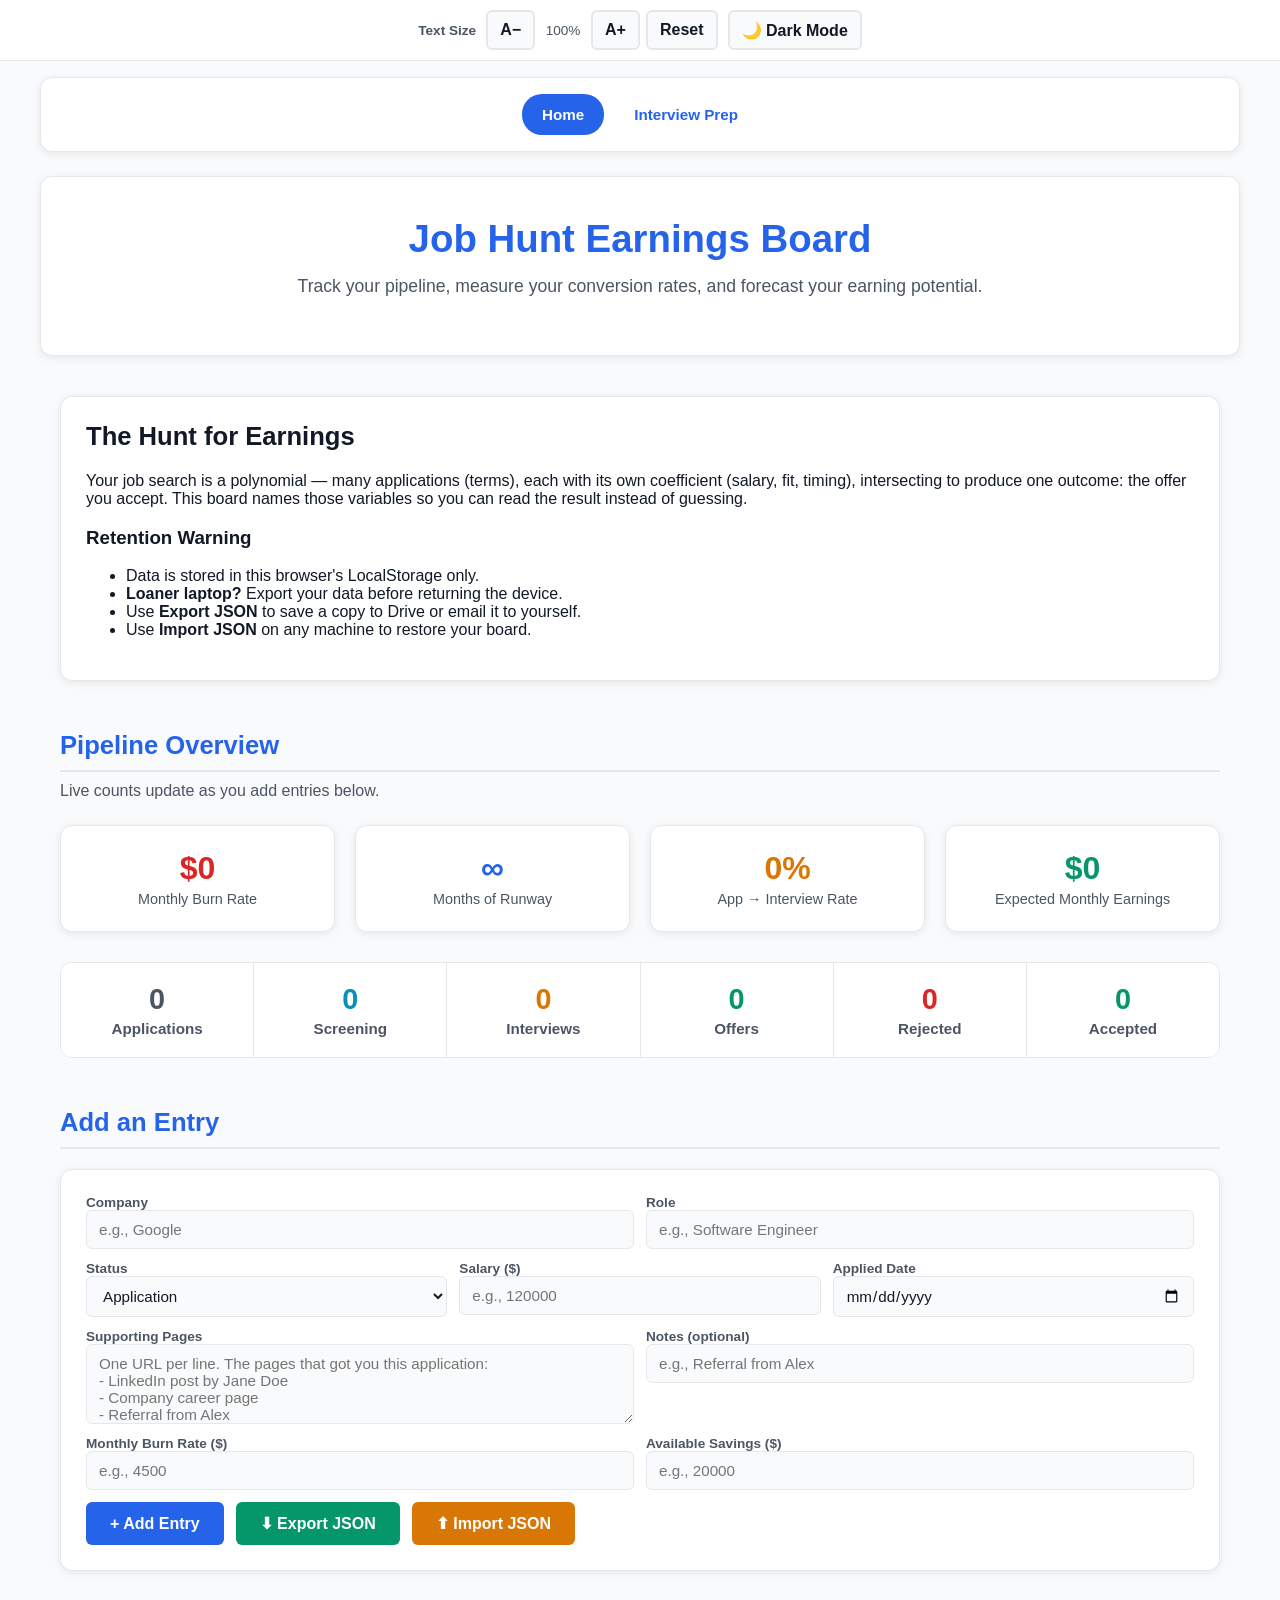
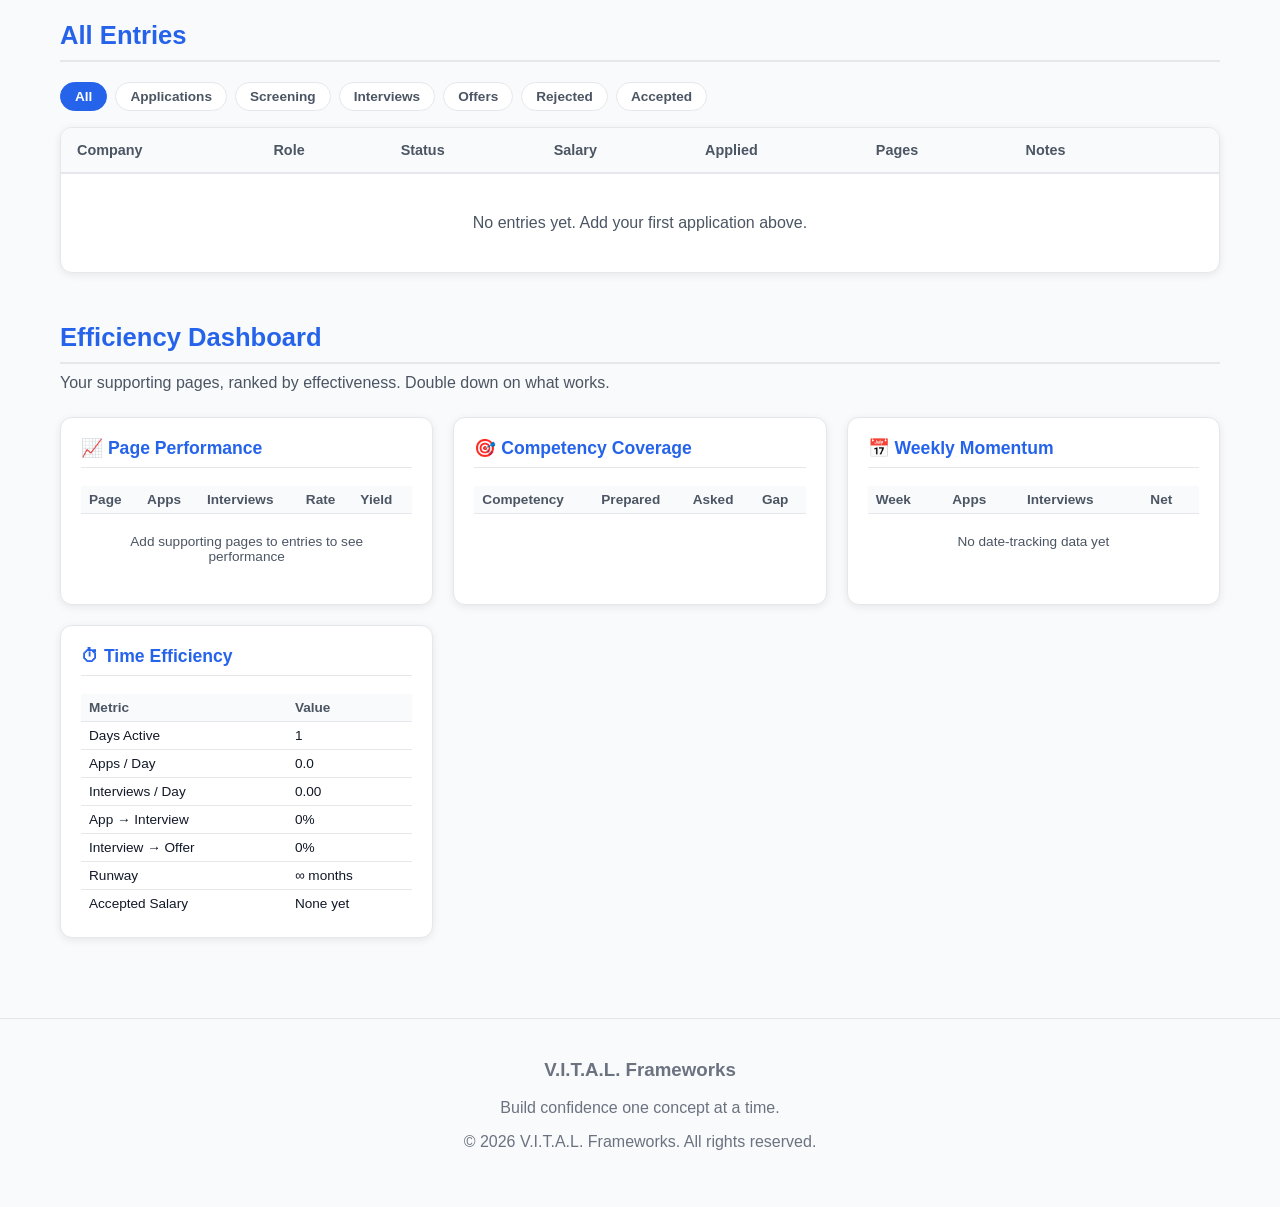
<file: index.html>
<!DOCTYPE html>
<html lang="en">
<head>
<meta charset="UTF-8">
<meta name="viewport" content="width=device-width, initial-scale=1.0">
<title>Job Hunt Earnings Board | V.I.T.A.L. Frameworks</title>
<meta name="description" content="Track your job search pipeline — applications, interviews, offers, and projected earnings.">
<link rel="stylesheet" href="styles.css">
</head>
<body>

<a href="#main-content" class="skip-link">Skip to main content</a>

<div class="a11y-bar" role="toolbar" aria-label="Display and accessibility settings">
    <div class="a11y-group" role="group" aria-label="Text size controls">
        <span class="a11y-label" id="font-label">Text Size</span>
        <button type="button" class="a11y-btn" id="font-decrease" aria-label="Decrease text size">A−</button>
        <span id="font-level-display" aria-live="polite" aria-describedby="font-label">100%</span>
        <button type="button" class="a11y-btn" id="font-increase" aria-label="Increase text size">A+</button>
        <button type="button" class="a11y-btn" id="font-reset" aria-label="Reset text size to 100 percent">Reset</button>
    </div>
    <div class="a11y-group">
        <button type="button" class="a11y-btn" id="theme-toggle" aria-pressed="false" aria-label="Toggle dark mode">🌙 Dark Mode</button>
    </div>
</div>

<div id="site-nav" class="site-nav" aria-label="Primary"></div>
<script src="nav.js"></script>

<header class="hero">
<h1>Job Hunt Earnings Board</h1>
<p>Track your pipeline, measure your conversion rates, and forecast your earning potential.</p>
</header>

<main class="container" id="main-content">

<section class="progress-box" aria-labelledby="goal-heading">
<h2 id="goal-heading">The Hunt for Earnings</h2>
<p>
Your job search is a polynomial — many applications (terms), each with its own coefficient (salary, fit, timing), intersecting to produce one outcome: the offer you accept. This board names those variables so you can read the result instead of guessing.
</p>
<h3>Retention Warning</h3>
<ul>
<li>Data is stored in this browser's LocalStorage only.</li>
<li><strong>Loaner laptop?</strong> Export your data before returning the device.</li>
<li>Use <strong>Export JSON</strong> to save a copy to Drive or email it to yourself.</li>
<li>Use <strong>Import JSON</strong> on any machine to restore your board.</li>
</ul>
</section>

<h2 class="section-heading" id="pipeline-heading">Pipeline Overview</h2>
<p class="section-intro">Live counts update as you add entries below.</p>

<div class="stats-row" id="stats-row">
    <div class="stat-card red"><div class="stat-value" id="burn-value">$0</div><div class="stat-label">Monthly Burn Rate</div></div>
    <div class="stat-card red"><div class="stat-value" id="runway-value">--</div><div class="stat-label">Months of Runway</div></div>
    <div class="stat-card orange"><div class="stat-value" id="conversion-value">0%</div><div class="stat-label">App → Interview Rate</div></div>
    <div class="stat-card green"><div class="stat-value" id="expected-value">$0</div><div class="stat-label">Expected Monthly Earnings</div></div>
</div>
<div class="pipeline" id="pipeline"></div>

<h2 class="section-heading" id="entry-heading">Add an Entry</h2>

<div class="add-form">
<form id="add-form">
<div class="form-row">
<label>Company<input type="text" id="f-company" required placeholder="e.g., Google"></label>
<label>Role<input type="text" id="f-role" required placeholder="e.g., Software Engineer"></label>
</div>
<div class="form-row">
<label>Status<select id="f-status" required>
<option value="application">Application</option>
<option value="screening">Screening</option>
<option value="interview">Interview</option>
<option value="offer">Offer</option>
<option value="rejected">Rejected</option>
<option value="accepted">Accepted</option>
</select></label>
<label>Salary ($)<input type="number" id="f-salary" placeholder="e.g., 120000" min="0"></label>
<label>Applied Date<input type="date" id="f-date"></label>
</div>
<div class="form-row">
<label>Supporting Pages<textarea id="f-pages" placeholder="One URL per line. The pages that got you this application:
- LinkedIn post by Jane Doe
- Company career page
- Referral from Alex"></textarea></label>
<label>Notes (optional)<input type="text" id="f-notes" placeholder="e.g., Referral from Alex"></label>
</div>
<div class="form-row">
<label>Monthly Burn Rate ($)<input type="number" id="f-burn" placeholder="e.g., 4500" min="0" required></label>
<label>Available Savings ($)<input type="number" id="f-savings" placeholder="e.g., 20000" min="0" required></label>
</div>
<div class="form-actions">
<button type="submit" class="add-btn">+ Add Entry</button>
<button type="button" class="export-btn" id="export-btn">⬇ Export JSON</button>
<button type="button" class="import-btn" id="import-btn">⬆ Import JSON</button>
<input type="file" id="import-file" accept=".json,application/json" hidden>
</div>
</form>
</div>

<h2 class="section-heading" id="table-heading">All Entries</h2>
<div class="filter-bar" id="filter-bar"></div>
<div class="table-wrap">
<table>
<thead><tr><th>Company</th><th>Role</th><th>Status</th><th>Salary</th><th>Applied</th><th>Pages</th><th>Notes</th><th></th></tr></thead>
<tbody id="entries-body"></tbody>
</table>
</div>

<h2 class="section-heading" id="efficiency-heading">Efficiency Dashboard</h2>
<p class="section-intro">Your supporting pages, ranked by effectiveness. Double down on what works.</p>

<div class="efficiency-section">
    <div class="eff-card">
        <h3>📈 Page Performance</h3>
        <table class="eff-table">
            <thead>
                <tr>
                    <th>Page</th>
                    <th>Apps</th>
                    <th>Interviews</th>
                    <th>Rate</th>
                    <th class="bar-cell">Yield</th>
                </tr>
            </thead>
            <tbody id="page-perf-body"></tbody>
        </table>
    </div>
    <div class="eff-card">
        <h3>🎯 Competency Coverage</h3>
        <table class="eff-table">
            <thead>
                <tr>
                    <th>Competency</th>
                    <th>Prepared</th>
                    <th>Asked</th>
                    <th>Gap</th>
                </tr>
            </thead>
            <tbody id="competency-body"></tbody>
        </table>
    </div>
    <div class="eff-card">
        <h3>📅 Weekly Momentum</h3>
        <table class="eff-table">
            <thead>
                <tr>
                    <th>Week</th>
                    <th>Apps</th>
                    <th>Interviews</th>
                    <th>Net</th>
                </tr>
            </thead>
            <tbody id="momentum-body"></tbody>
        </table>
    </div>
    <div class="eff-card">
        <h3>⏱ Time Efficiency</h3>
        <table class="eff-table">
            <thead>
                <tr>
                    <th>Metric</th>
                    <th>Value</th>
                </tr>
            </thead>
            <tbody id="time-eff-body"></tbody>
        </table>
    </div>
</div>

</main>

<footer>
<h3>V.I.T.A.L. Frameworks</h3>
<p>Build confidence one concept at a time.</p>
<p class="copyright">&copy; <span id="copyright-year">2026</span> V.I.T.A.L. Frameworks. All rights reserved.</p>
</footer>

<script>
(function () {
    'use strict';

    var yearEl = document.getElementById('copyright-year');
    if (yearEl) yearEl.textContent = new Date().getFullYear();

    var LEVELS = [0.75, 0.9, 1, 1.1, 1.25, 1.5, 1.75, 2];
    var MIN_INDEX = 0, MAX_INDEX = LEVELS.length - 1, DEFAULT_INDEX = 2;
    var STORE_KEY_SIZE = 'vital-font-scale-index';
    var STORE_KEY_THEME = 'vital-theme';
    var btnIncrease = document.getElementById('font-increase');
    var btnDecrease = document.getElementById('font-decrease');
    var btnReset = document.getElementById('font-reset');
    var display = document.getElementById('font-level-display');
    var root = document.documentElement;

    function clamp(n, lo, hi) { return Math.min(hi, Math.max(lo, n)); }
    function getStoredIndex() {
        try {
            var raw = localStorage.getItem(STORE_KEY_SIZE);
            if (raw === null) return DEFAULT_INDEX;
            var n = parseInt(raw, 10);
            return isNaN(n) ? DEFAULT_INDEX : clamp(n, MIN_INDEX, MAX_INDEX);
        } catch (e) { return DEFAULT_INDEX; }
    }
    function applyScale(index, announce) {
        index = clamp(index, MIN_INDEX, MAX_INDEX);
        var scale = LEVELS[index];
        root.style.setProperty('--font-scale', String(scale));
        display.textContent = Math.round(scale * 100) + '%';
        btnDecrease.disabled = (index === MIN_INDEX);
        btnIncrease.disabled = (index === MAX_INDEX);
        try { localStorage.setItem(STORE_KEY_SIZE, String(index)); } catch (e) {}
    }

    var currentIndex = getStoredIndex();
    applyScale(currentIndex, false);

    btnIncrease.addEventListener('click', function () {
        currentIndex = clamp(currentIndex + 1, MIN_INDEX, MAX_INDEX);
        applyScale(currentIndex, true);
    });
    btnDecrease.addEventListener('click', function () {
        currentIndex = clamp(currentIndex - 1, MIN_INDEX, MAX_INDEX);
        applyScale(currentIndex, true);
    });
    btnReset.addEventListener('click', function () {
        currentIndex = DEFAULT_INDEX;
        applyScale(currentIndex, true);
    });

    var themeToggle = document.getElementById('theme-toggle');
    function getPreferredTheme() {
        try {
            var stored = localStorage.getItem(STORE_KEY_THEME);
            if (stored === 'dark' || stored === 'light') return stored;
        } catch (e) {}
        if (window.matchMedia && window.matchMedia('(prefers-color-scheme: dark)').matches) return 'dark';
        return 'light';
    }
    function applyTheme(theme, persist) {
        if (theme === 'dark') {
            root.setAttribute('data-theme', 'dark');
            themeToggle.setAttribute('aria-pressed', 'true');
            themeToggle.textContent = '☀️ Light Mode';
        } else {
            root.removeAttribute('data-theme');
            themeToggle.setAttribute('aria-pressed', 'false');
            themeToggle.textContent = '🌙 Dark Mode';
        }
        if (persist) { try { localStorage.setItem(STORE_KEY_THEME, theme); } catch (e) {} }
    }
    var currentTheme = getPreferredTheme();
    applyTheme(currentTheme, false);
    themeToggle.addEventListener('click', function () {
        currentTheme = (currentTheme === 'dark') ? 'light' : 'dark';
        applyTheme(currentTheme, true);
    });

    function restoreFinancials() {
        try {
            var raw = localStorage.getItem('jhb-financials');
            if (raw) {
                var data = JSON.parse(raw);
                document.getElementById('f-burn').value = data.burn || '';
                document.getElementById('f-savings').value = data.savings || '';
            }
        } catch (e) {}
    }
    function saveFinancials() {
        var burnData = { burn: document.getElementById('f-burn').value, savings: document.getElementById('f-savings').value };
        localStorage.setItem('jhb-financials', JSON.stringify(burnData));
    }

    function fmt(n) { return '$' + Number(n || 0).toLocaleString(); }
    function fmtDate(d) {
        if (!d) return '—';
        var dt = new Date(d + 'T00:00:00');
        return isNaN(dt) ? d : dt.toLocaleDateString('en-US', { month: 'short', day: 'numeric', year: 'numeric' });
    }
    function esc(s) {
        var d = document.createElement('div');
        d.textContent = s == null ? '' : s;
        return d.innerHTML;
    }
    function parsePages(text) {
        if (!text) return [];
        return text.split('\n').map(function (line) { return line.trim(); }).filter(function (line) { return line.length > 0; });
    }
    function extractDomain(url) {
        try {
            var u = url.startsWith('http') ? url : 'http://' + url;
            return new URL(u).hostname.replace('www.', '');
        } catch (e) { return url.substring(0, 30); }
    }
    function getWeekNumber(d) {
        var date = new Date(d);
        date.setHours(0, 0, 0, 0);
        date.setDate(date.getDate() + 3 - (date.getDay() + 6) % 7);
        var week1 = new Date(date.getFullYear(), 0, 4);
        return 1 + Math.round(((date - week1) / 86400000 - 3 + (week1.getDay() + 6) % 7) / 7);
    }

    var STORAGE_KEY = 'jhb-entries';
    var STATUS_ORDER = ['application', 'screening', 'interview', 'offer', 'rejected', 'accepted'];
    var LABELS = { all: 'All', application: 'Applications', screening: 'Screening', interview: 'Interviews', offer: 'Offers', rejected: 'Rejected', accepted: 'Accepted' };

    function getEntries() {
        try {
            var raw = localStorage.getItem(STORAGE_KEY);
            var d = raw ? JSON.parse(raw) : [];
            return Array.isArray(d) ? d : [];
        } catch (e) { return []; }
    }
    function saveEntries(d) {
        try { localStorage.setItem(STORAGE_KEY, JSON.stringify(d)); }
        catch (e) { alert('Could not save — storage may be full or blocked.'); }
    }

    var entries = getEntries();
    var activeFilter = 'all';

    function renderStats() {
        var total = entries.length;
        var interviews = entries.filter(function (e) { return e.status === 'interview' || e.status === 'screening'; }).length;
        var offers = entries.filter(function (e) { return e.status === 'offer' || e.status === 'accepted'; }).length;
        var accepted = entries.filter(function (e) { return e.status === 'accepted'; }).length;
        var acceptedSalary = entries.filter(function (e) { return e.status === 'accepted'; }).reduce(function (s, e) { return s + Number(e.salary || 0); }, 0);
        var burn = Number(document.getElementById('f-burn').value || 0);
        var savings = Number(document.getElementById('f-savings').value || 0);
        var appToInterview = total > 0 ? ((interviews / total) * 100).toFixed(1) : '0';
        var runway = burn > 0 ? (savings / burn).toFixed(1) : '∞';
        var expectedEarnings = interviews > 0 ? ((offers / interviews) * burn) : 0;

        document.getElementById('burn-value').textContent = '$' + burn.toLocaleString();
        document.getElementById('runway-value').textContent = runway + (runway === '∞' ? '' : ' mo');
        document.getElementById('conversion-value').textContent = appToInterview + '%';
        document.getElementById('expected-value').textContent = '$' + Math.round(expectedEarnings).toLocaleString();

        var runwayCard = document.getElementById('runway-value').parentElement;
        runwayCard.className = 'stat-card';
        if (burn > 0) {
            var months = savings / burn;
            if (months < 6) runwayCard.classList.add('red');
            else if (months < 12) runwayCard.classList.add('orange');
            else runwayCard.classList.add('green');
        }
    }

    function renderPipeline() {
        var counts = {};
        STATUS_ORDER.forEach(function (s) { counts[s] = 0; });
        entries.forEach(function (e) { if (counts[e.status] !== undefined) counts[e.status]++; });
        document.getElementById('pipeline').innerHTML = STATUS_ORDER.map(function (s) {
            return '<div class="pipeline-segment ' + s + '"><span class="p-count">' + counts[s] + '</span>' + LABELS[s] + '</div>';
        }).join('');
    }

    function renderFilters() {
        var filters = ['all'].concat(STATUS_ORDER);
        document.getElementById('filter-bar').innerHTML = filters.map(function (f) {
            return '<button type="button" class="filter-btn' + (f === activeFilter ? ' active' : '') + '" data-f="' + f + '">' + LABELS[f] + '</button>';
        }).join('');
        document.querySelectorAll('.filter-btn').forEach(function (btn) {
            btn.addEventListener('click', function () {
                activeFilter = this.getAttribute('data-f');
                document.querySelectorAll('.filter-btn').forEach(function (b) { b.classList.remove('active'); });
                this.classList.add('active');
                renderTable();
                renderEfficiency();
            });
        });
    }

    function renderTable() {
        var filtered = activeFilter === 'all' ? entries.slice() : entries.filter(function (e) { return e.status === activeFilter; });
        filtered.sort(function (a, b) { return String(b.date || '').localeCompare(String(a.date || '')); });
        var tbody = document.getElementById('entries-body');
        if (filtered.length === 0) {
            tbody.innerHTML = '<tr><td colspan="8" class="empty-state">No entries yet. Add your first application above.</td></tr>';
            return;
        }
        tbody.innerHTML = filtered.map(function (e) {
            var idx = entries.indexOf(e);
            var pages = parsePages(e.pages || '');
            var pageTags = pages.slice(0, 3).map(function (p) {
                var domain = extractDomain(p);
                return '<span class="support-tag">' + esc(domain) + '</span>';
            }).join('');
            return '<tr>' +
                '<td><strong>' + esc(e.company) + '</strong></td>' +
                '<td>' + esc(e.role) + '</td>' +
                '<td><span class="status-badge ' + esc(e.status) + '">' + esc(e.status) + '</span></td>' +
                '<td>' + (e.salary ? fmt(e.salary) : '—') + '</td>' +
                '<td>' + fmtDate(e.date) + '</td>' +
                '<td>' + pageTags + '</td>' +
                '<td>' + esc(e.notes || '') + '</td>' +
                '<td><button type="button" class="delete-btn" data-idx="' + idx + '" aria-label="Remove entry">✕</button></td>' +
                '</tr>';
        }).join('');
        document.querySelectorAll('.delete-btn').forEach(function (btn) {
            btn.addEventListener('click', function () {
                var i = parseInt(this.getAttribute('data-idx'), 10);
                if (confirm('Remove "' + entries[i].company + ' — ' + entries[i].role + '"?')) {
                    entries.splice(i, 1);
                    saveEntries(entries);
                    renderAll();
                }
            });
        });
    }

    function renderEfficiency() {
        var pageStats = {};
        entries.forEach(function (e) {
            var pages = parsePages(e.pages || '');
            pages.forEach(function (page) {
                var domain = extractDomain(page);
                var key = domain + '|||' + page.substring(0, 50);
                if (!pageStats[key]) pageStats[key] = { label: domain, fullUrl: page, apps: 0, interviews: 0 };
                pageStats[key].apps++;
                if (e.status === 'interview' || e.status === 'screening') pageStats[key].interviews++;
            });
        });
        var sortedPages = Object.values(pageStats).sort(function (a, b) {
            return (b.interviews / b.apps || 0) - (a.interviews / a.apps || 0);
        }).slice(0, 8);
        var maxRate = sortedPages.length > 0 ? sortedPages[0].interviews / sortedPages[0].apps : 0.01;

        document.getElementById('page-perf-body').innerHTML = sortedPages.length === 0
            ? '<tr><td colspan="5" style="text-align:center;color:var(--text-muted);padding:20px;">Add supporting pages to entries to see performance</td></tr>'
            : sortedPages.map(function (p, i) {
                var rate = (p.interviews / p.apps * 100).toFixed(1);
                var barWidth = (p.interviews / p.apps / maxRate * 100).toFixed(0);
                var barClass = barWidth > 50 ? 'high' : barWidth > 25 ? 'medium' : 'low';
                var rankClass = i === 0 ? 'rank-1' : i === 1 ? 'rank-2' : i === 2 ? 'rank-3' : '';
                return '<tr>' +
                    '<td class="' + rankClass + '">' + esc(p.label) + '</td>' +
                    '<td>' + p.apps + '</td>' +
                    '<td>' + p.interviews + '</td>' +
                    '<td>' + rate + '%</td>' +
                    '<td class="bar-cell"><span class="eff-bar"><span class="eff-bar-fill ' + barClass + '" style="width:' + barWidth + '%"></span></span></td>' +
                    '</tr>';
            }).join('');

        var weekData = {};
        entries.forEach(function (e) {
            if (!e.date) return;
            var wn = getWeekNumber(e.date);
            var yr = new Date(e.date + 'T00:00:00').getFullYear();
            var key = yr + '-W' + wn;
            if (!weekData[key]) weekData[key] = { week: key, apps: 0, interviews: 0 };
            weekData[key].apps++;
            if (e.status === 'interview' || e.status === 'screening') weekData[key].interviews++;
        });
        var weeks = Object.values(weekData).sort(function (a, b) { return b.week.localeCompare(a.week); }).slice(0, 8);

        document.getElementById('momentum-body').innerHTML = weeks.length === 0
            ? '<tr><td colspan="4" style="text-align:center;color:var(--text-muted);padding:20px;">No date-tracking data yet</td></tr>'
            : weeks.map(function (w) {
                var net = w.apps - w.interviews;
                var netClass = net > 0 ? 'color:var(--warning)' : net < 0 ? 'color:var(--success)' : '';
                return '<tr>' +
                    '<td>' + w.week + '</td>' +
                    '<td>' + w.apps + '</td>' +
                    '<td>' + w.interviews + '</td>' +
                    '<td style="' + netClass + '">' + (net > 0 ? '+' : '') + net + '</td>' +
                    '</tr>';
            }).join('');

        var totalApps = entries.length;
        var totalInterviews = entries.filter(function (e) { return e.status === 'interview' || e.status === 'screening'; }).length;
        var totalOffers = entries.filter(function (e) { return e.status === 'offer' || e.status === 'accepted'; }).length;
        var totalAccepted = entries.filter(function (e) { return e.status === 'accepted'; }).length;
        var acceptedSalary = entries.filter(function (e) { return e.status === 'accepted'; }).reduce(function (s, e) { return s + Number(e.salary || 0); }, 0);
        var burn = Number(document.getElementById('f-burn').value || 0);
        var savings = Number(document.getElementById('f-savings').value || 0);
        var runway = burn > 0 ? (savings / burn).toFixed(1) : '∞';
        var dates = entries.filter(function (e) { return e.date; }).map(function (e) { return new Date(e.date); }).sort(function (a, b) { return a - b; });
        var daysActive = dates.length > 0 ? Math.max(1, Math.floor((new Date() - dates[0]) / 86400000)) : 1;
        var appsPerDay = (totalApps / daysActive).toFixed(1);
        var interviewPerDay = (totalInterviews / daysActive).toFixed(2);

        document.getElementById('time-eff-body').innerHTML =
            '<tr><td>Days Active</td><td>' + daysActive + '</td></tr>' +
            '<tr><td>Apps / Day</td><td>' + appsPerDay + '</td></tr>' +
            '<tr><td>Interviews / Day</td><td>' + interviewPerDay + '</td></tr>' +
            '<tr><td>App → Interview</td><td>' + (totalApps > 0 ? (totalInterviews / totalApps * 100).toFixed(1) : '0') + '%</td></tr>' +
            '<tr><td>Interview → Offer</td><td>' + (totalInterviews > 0 ? (totalOffers / totalInterviews * 100).toFixed(1) : '0') + '%</td></tr>' +
            '<tr><td>Runway</td><td>' + runway + ' months</td></tr>' +
            '<tr><td>Accepted Salary</td><td>' + (totalAccepted > 0 ? fmt(acceptedSalary) : 'None yet') + '</td></tr>';
    }

    function renderAll() {
        renderStats();
        renderPipeline();
        renderFilters();
        renderTable();
        renderEfficiency();
        restoreFinancials();
    }

    document.getElementById('add-form').addEventListener('submit', function (e) {
        e.preventDefault();
        var company = document.getElementById('f-company').value.trim();
        var role = document.getElementById('f-role').value.trim();
        if (!company || !role) return;
        entries.push({
            company: company,
            role: role,
            status: document.getElementById('f-status').value,
            salary: document.getElementById('f-salary').value,
            date: document.getElementById('f-date').value,
            pages: document.getElementById('f-pages').value.trim(),
            notes: document.getElementById('f-notes').value.trim()
        });
        saveEntries(entries);
        saveFinancials();
        renderAll();
        this.reset();
    });

    document.getElementById('export-btn').addEventListener('click', function () {
        var blob = new Blob([JSON.stringify(entries, null, 2)], { type: 'application/json' });
        var url = URL.createObjectURL(blob);
        var a = document.createElement('a');
        a.href = url;
        a.download = 'job-hunt-board-' + new Date().toISOString().slice(0, 10) + '.json';
        document.body.appendChild(a);
        a.click();
        document.body.removeChild(a);
        URL.revokeObjectURL(url);
    });

    var fileInput = document.getElementById('import-file');
    document.getElementById('import-btn').addEventListener('click', function () { fileInput.click(); });
    fileInput.addEventListener('change', function () {
        var file = this.files[0];
        if (!file) return;
        var reader = new FileReader();
        reader.onload = function (ev) {
            try {
                var data = JSON.parse(ev.target.result);
                if (!Array.isArray(data)) throw new Error('Not an array');
                if (!confirm('Replace current board with ' + data.length + ' imported entries?')) return;
                entries = data;
                saveEntries(entries);
                renderAll();
            } catch (err) { alert('Invalid JSON file: ' + err.message); }
        };
        reader.readAsText(file);
        this.value = '';
    });

    renderAll();
})();
</script>

</body>
</html>
</file>
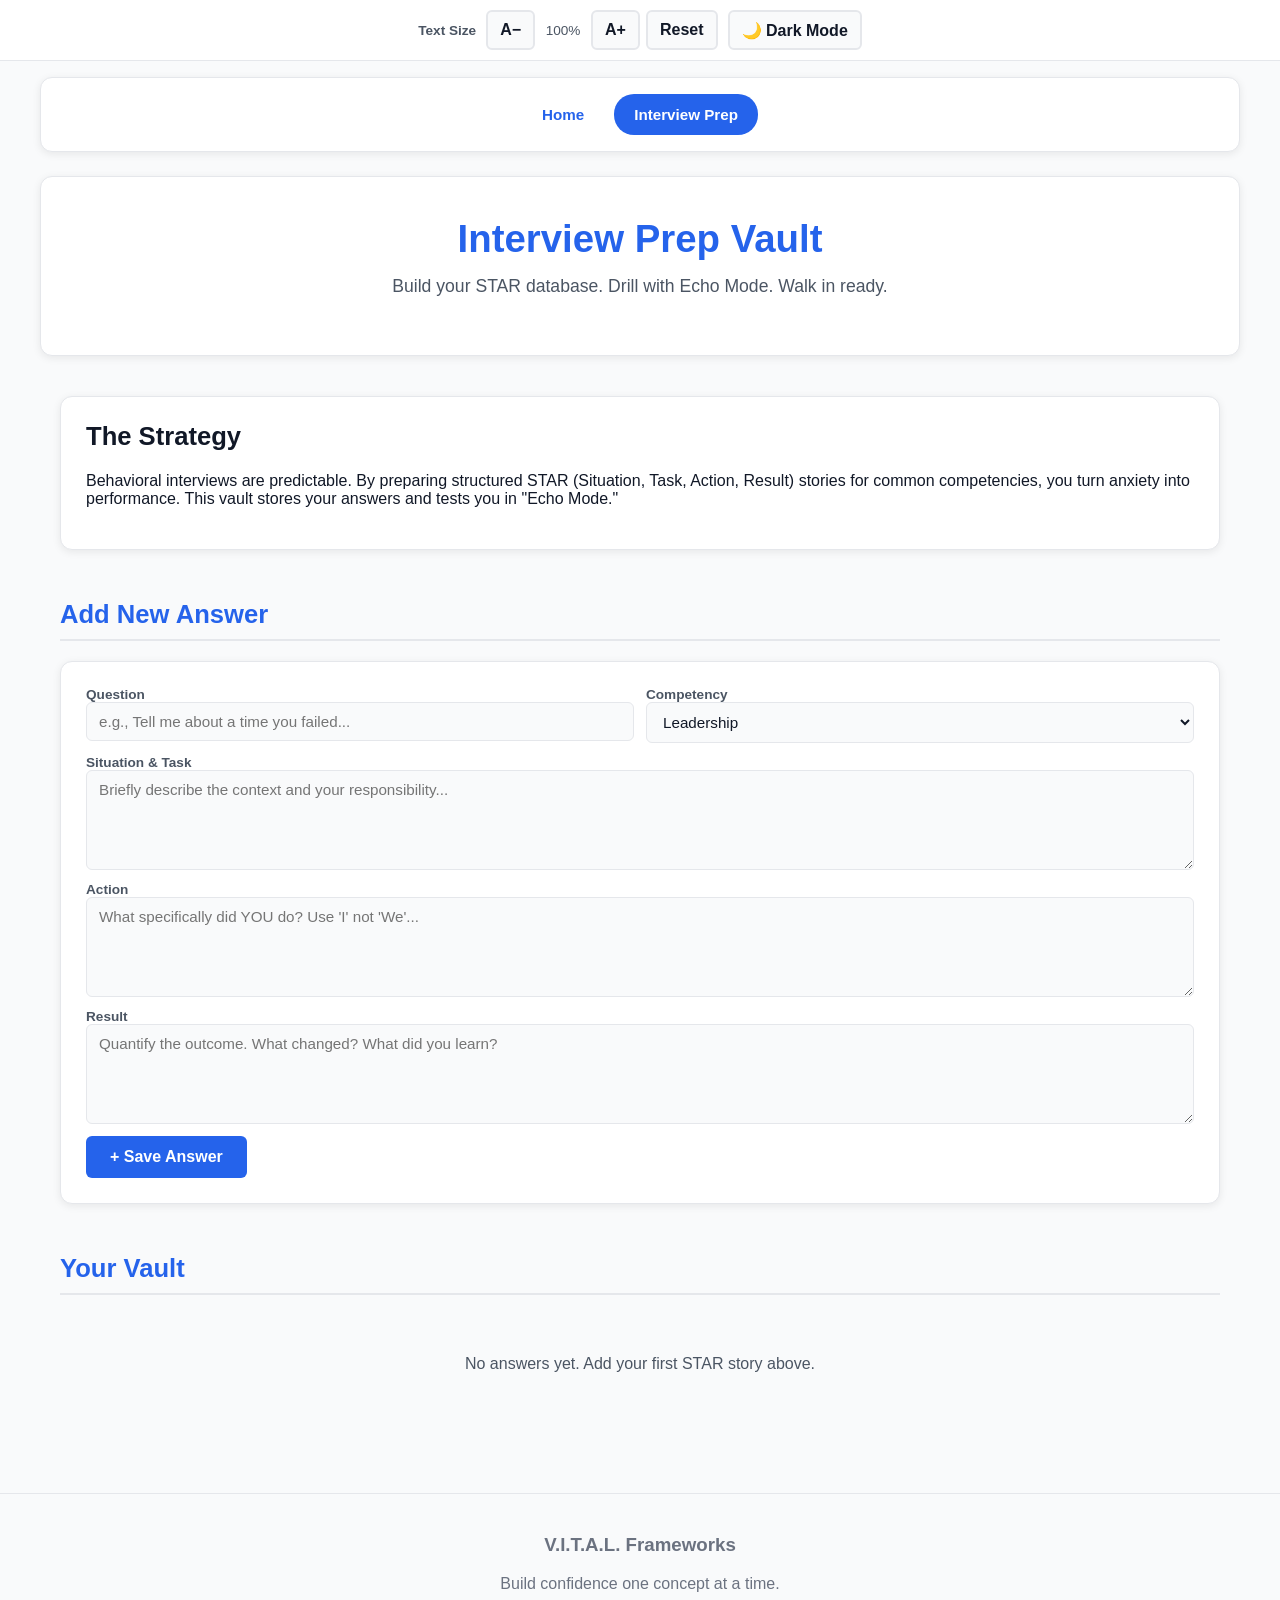
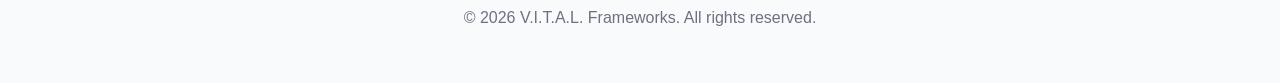
<file: interview-prep.html>
<!DOCTYPE html>
<html lang="en">
<head>
<meta charset="UTF-8">
<meta name="viewport" content="width=device-width, initial-scale=1.0">
<title>Interview Prep Vault | V.I.T.A.L. Frameworks</title>
<meta name="description" content="Master behavioral interviews with STAR method tracking, competency tagging, and Echo Mode practice drills.">
<link rel="stylesheet" href="styles.css">
<style>
/* ===== Answer Card Grid ===== */
.answer-grid {
    display: grid; grid-template-columns: repeat(auto-fill, minmax(300px, 1fr)); gap: 20px;
}
.answer-card {
    background: var(--bg-card); border: 1px solid var(--border); border-radius: 12px;
    padding: 20px; box-shadow: 0 2px 8px var(--shadow);
    display: flex; flex-direction: column;
}
.answer-card h3 { margin-top: 0; color: var(--primary); font-size: calc(1.1rem * var(--font-scale)); }
.tag-badge {
    display: inline-block; padding: 2px 8px; border-radius: 12px; font-size: .75rem;
    font-weight: 700; text-transform: uppercase; margin-bottom: 8px;
}
.tag-leadership { background: rgba(37, 99, 235, .12); color: var(--primary); }
.tag-conflict   { background: rgba(220, 38, 38, .12); color: var(--danger); }
.tag-failure    { background: rgba(217, 119, 6, .12); color: var(--warning); }
.tag-success    { background: rgba(5, 150, 105, .12); color: var(--success); }
.tag-other      { background: rgba(107, 114, 128, .12); color: var(--footer-text); }

.star-section { margin-bottom: 10px; }
.star-label {
    font-size: .75rem; font-weight: 700; color: var(--text-muted);
    text-transform: uppercase; display: block; margin-bottom: 2px;
}
.star-text { font-size: calc(.9rem * var(--font-scale)); line-height: 1.5; color: var(--text-main); }

.card-actions { margin-top: auto; padding-top: 15px; display: flex; gap: 8px; }
.practice-btn {
    flex: 1; padding: 8px; background: var(--info); color: #fff; border: none;
    border-radius: 4px; cursor: pointer; font-weight: 600; font-size: .9rem;
}
.practice-btn:hover { opacity: .9; }
.delete-btn {
    padding: 8px 12px; background: transparent; border: 1px solid var(--danger);
    color: var(--danger); border-radius: 4px; cursor: pointer; font-weight: 600; font-size: .9rem;
}
.delete-btn:hover { background: rgba(220, 38, 38, .1); }

/* ===== Echo Mode Modal ===== */
.modal-overlay {
    position: fixed; top: 0; left: 0; width: 100%; height: 100%;
    background: rgba(0, 0, 0, .8); z-index: 2000;
    display: none; align-items: center; justify-content: center; padding: 20px;
}
.modal-overlay.active { display: flex; }
.modal-content {
    background: var(--bg-card); border-radius: 12px; padding: 40px; max-width: 600px;
    width: 100%; text-align: center; position: relative;
    box-shadow: 0 10px 25px rgba(0, 0, 0, .2);
}
.modal-question {
    font-size: calc(1.5rem * var(--font-scale)); font-weight: 700;
    margin-bottom: 20px; color: var(--primary);
}
.modal-hint {
    font-size: calc(1rem * var(--font-scale)); color: var(--text-muted); margin-bottom: 30px;
}
.reveal-btn {
    padding: 12px 30px; background: var(--success); color: #fff; border: none;
    border-radius: 6px; font-size: 1.1rem; font-weight: 700; cursor: pointer;
}
.reveal-btn:hover { opacity: .9; }
.close-modal {
    position: absolute; top: 15px; right: 20px; background: none; border: none;
    font-size: 1.5rem; cursor: pointer; color: var(--text-muted);
}
.close-modal:hover { color: var(--text-main); }

.form-row textarea { min-height: 100px; resize: vertical; }
</style>
</head>
<body>

<a href="#main-content" class="skip-link">Skip to main content</a>

<div class="a11y-bar" role="toolbar" aria-label="Display and accessibility settings">
    <div class="a11y-group" role="group" aria-label="Text size controls">
        <span class="a11y-label" id="font-label">Text Size</span>
        <button type="button" class="a11y-btn" id="font-decrease" aria-label="Decrease text size">A−</button>
        <span id="font-level-display" aria-live="polite" aria-describedby="font-label">100%</span>
        <button type="button" class="a11y-btn" id="font-increase" aria-label="Increase text size">A+</button>
        <button type="button" class="a11y-btn" id="font-reset" aria-label="Reset text size to 100 percent">Reset</button>
    </div>
    <div class="a11y-group">
        <button type="button" class="a11y-btn" id="theme-toggle" aria-pressed="false" aria-label="Toggle dark mode">🌙 Dark Mode</button>
    </div>
</div>

<div id="site-nav" class="site-nav" aria-label="Primary"></div>
<script src="nav.js"></script>

<header class="hero">
<h1>Interview Prep Vault</h1>
<p>Build your STAR database. Drill with Echo Mode. Walk in ready.</p>
</header>

<main class="container" id="main-content">

<section class="progress-box" aria-labelledby="goal-heading">
<h2 id="goal-heading">The Strategy</h2>
<p>
Behavioral interviews are predictable. By preparing structured STAR (Situation, Task, Action, Result) stories for common competencies, you turn anxiety into performance. This vault stores your answers and tests you in "Echo Mode."
</p>
</section>

<h2 class="section-heading" id="entry-heading">Add New Answer</h2>

<div class="add-form">
<form id="add-form">
<div class="form-row">
<label>Question<input type="text" id="f-question" required placeholder="e.g., Tell me about a time you failed..."></label>
<label>Competency<select id="f-tag" required>
<option value="leadership">Leadership</option>
<option value="conflict">Conflict Resolution</option>
<option value="failure">Failure / Mistake</option>
<option value="success">Success / Achievement</option>
<option value="other">Other</option>
</select></label>
</div>
<div class="form-row">
<label>Situation &amp; Task<textarea id="f-st" required placeholder="Briefly describe the context and your responsibility..."></textarea></label>
</div>
<div class="form-row">
<label>Action<textarea id="f-a" required placeholder="What specifically did YOU do? Use 'I' not 'We'..."></textarea></label>
</div>
<div class="form-row">
<label>Result<textarea id="f-r" required placeholder="Quantify the outcome. What changed? What did you learn?"></textarea></label>
</div>
<button type="submit" class="add-btn">+ Save Answer</button>
</form>
</div>

<h2 class="section-heading" id="vault-heading">Your Vault</h2>
<div class="answer-grid" id="answer-grid"></div>

</main>

<!-- Practice Modal -->
<div class="modal-overlay" id="practice-modal">
    <div class="modal-content">
        <button class="close-modal" id="close-modal">&times;</button>
        <h2 class="modal-question" id="modal-q">Question?</h2>
        <p class="modal-hint">Speak your answer out loud using the STAR method.<br>Take your time. Then reveal to check.</p>
        <button class="reveal-btn" id="reveal-btn">Reveal Answer</button>
        <div id="modal-answer-view" style="display:none; text-align:left; margin-top:20px;">
            <div class="star-section"><span class="star-label">Situation/Task</span><div class="star-text" id="m-st"></div></div>
            <div class="star-section"><span class="star-label">Action</span><div class="star-text" id="m-a"></div></div>
            <div class="star-section"><span class="star-label">Result</span><div class="star-text" id="m-r"></div></div>
        </div>
    </div>
</div>

<footer>
<h3>V.I.T.A.L. Frameworks</h3>
<p>Build confidence one concept at a time.</p>
<p class="copyright">&copy; <span id="copyright-year">2026</span> V.I.T.A.L. Frameworks. All rights reserved.</p>
</footer>

<script src="interview-app.js"></script>
</body>
</html>
</file>
<file: styles.css>
:root {
    --primary: #2563eb;
    --secondary: #1d4ed8;
    --success: #059669;
    --warning: #d97706;
    --danger: #dc2626;
    --info: #0891b2;
    --light: #f8fafc;
    --border: #e5e7eb;
    --bg-body: #f9fafb;
    --bg-card: #ffffff;
    --text-main: #111827;
    --text-muted: #4b5563;
    --footer-text: #6b7280;
    --shadow: rgba(0, 0, 0, .08);
    --font-scale: 1;
}

[data-theme="dark"] {
    --primary: #58a6ff;
    --secondary: #79b8ff;
    --success: #3fb950;
    --warning: #d29922;
    --danger: #f85149;
    --info: #22d3ee;
    --light: #161b22;
    --border: #30363d;
    --bg-body: #0d1117;
    --bg-card: #161b22;
    --text-main: #f0f6fc;
    --text-muted: #8b949e;
    --footer-text: #8b949e;
    --shadow: rgba(0, 0, 0, .4);
}

* { box-sizing: border-box; }

body {
    margin: 0;
    font-family: 'Segoe UI', Arial, sans-serif;
    background: var(--bg-body);
    color: var(--text-main);
    transition: background .3s, color .3s;
}

.skip-link {
    position: absolute; top: -60px; left: 0; background: var(--primary); color: #fff;
    padding: 10px 16px; z-index: 1000; text-decoration: none; border-radius: 0 0 8px 0;
    transition: top .2s;
}
.skip-link:focus { top: 0; }

.sr-only {
    position: absolute; width: 1px; height: 1px; padding: 0; margin: -1px; overflow: hidden;
    clip: rect(0, 0, 0, 0); white-space: nowrap; border: 0;
}

/* ===== Accessibility Toolbar ===== */
.a11y-bar {
    display: flex; flex-wrap: wrap; align-items: center; justify-content: center; gap: 10px;
    background: var(--bg-card); border-bottom: 1px solid var(--border); padding: 10px 16px;
    position: sticky; top: 0; z-index: 900;
}
.a11y-group { display: flex; align-items: center; gap: 6px; }
.a11y-label { font-size: .85rem; font-weight: 600; color: var(--text-muted); margin-right: 4px; }
.a11y-btn {
    min-width: 40px; min-height: 40px; padding: 8px 12px; font-size: 1rem; font-weight: 600;
    border: 2px solid var(--border); border-radius: 6px; background: var(--bg-body);
    color: var(--text-main); cursor: pointer; transition: background .2s, border-color .2s;
}
.a11y-btn:hover { border-color: var(--primary); }
.a11y-btn:focus-visible { outline: 3px solid var(--primary); outline-offset: 2px; }
.a11y-btn[aria-pressed="true"] { background: var(--primary); color: #fff; border-color: var(--primary); }
.a11y-btn:disabled { opacity: .45; cursor: not-allowed; }
#font-level-display { font-size: .85rem; color: var(--text-muted); min-width: 44px; text-align: center; }

/* ===== Navigation (two-row pill layout) ===== */
.site-nav {
    max-width: 1200px; margin: 16px auto 0; padding: 16px 20px; background: var(--bg-card);
    border: 1px solid var(--border); border-radius: 12px; box-shadow: 0 2px 8px var(--shadow);
}
.site-nav ul {
    list-style: none; margin: 0; padding: 0;
    display: flex; flex-wrap: wrap; gap: 10px; justify-content: center; align-items: center;
}
.site-nav li { display: inline-block; }
.site-nav a {
    display: inline-block; padding: 10px 18px; text-decoration: none; color: var(--primary);
    font-weight: 600; border-radius: 20px; font-size: calc(.95rem * var(--font-scale));
    border: 2px solid transparent; transition: background .2s, color .2s, border-color .2s;
    white-space: nowrap;
}
.site-nav a:hover,
.site-nav a:focus-visible {
    background: var(--primary); color: #fff; outline: none;
}
.site-nav a[aria-current="page"] {
    background: var(--primary); color: #fff;
}
.site-nav .nav-separator {
    width: 100%; height: 0; display: block;
}

/* ===== Hero ===== */
.hero {
    max-width: 1200px; margin: 24px auto 0; padding: 40px 25px; background: var(--bg-card);
    border: 1px solid var(--border); border-radius: 12px; box-shadow: 0 2px 8px var(--shadow);
    text-align: center;
}
.hero h1 { margin: 0; font-size: calc(2.4rem * var(--font-scale)); color: var(--primary); }
.hero p { font-size: calc(1.1rem * var(--font-scale)); color: var(--text-muted); margin-top: 15px; }

/* ===== Main Container ===== */
.container { max-width: 1200px; margin: auto; padding: 40px 20px; }

/* ===== Progress Box ===== */
.progress-box {
    background: var(--bg-card); padding: 25px; border-radius: 12px; margin-bottom: 40px;
    box-shadow: 0 2px 8px var(--shadow); border: 1px solid var(--border);
}
.progress-box h2 { margin-top: 0; font-size: calc(1.6rem * var(--font-scale)); }
.progress-box p, .progress-box li { font-size: calc(1rem * var(--font-scale)); }

/* ===== Section Headings ===== */
.section-heading {
    font-size: calc(1.6rem * var(--font-scale)); color: var(--primary);
    margin: 50px 0 20px; padding-bottom: 10px; border-bottom: 2px solid var(--border);
}
.section-intro {
    color: var(--text-muted); font-size: calc(1rem * var(--font-scale)); margin: -10px 0 25px;
}

/* ===== Add Form ===== */
.add-form {
    background: var(--bg-card); border: 1px solid var(--border); border-radius: 12px;
    padding: 25px; margin-bottom: 30px; box-shadow: 0 2px 8px var(--shadow);
}
.add-form h2 { margin-top: 0; font-size: calc(1.4rem * var(--font-scale)); color: var(--primary); }
.form-row { display: flex; flex-wrap: wrap; gap: 12px; margin-bottom: 12px; }
.form-row label {
    display: flex; flex-direction: column; font-size: calc(.85rem * var(--font-scale));
    font-weight: 600; color: var(--text-muted); flex: 1; min-width: 150px;
}
.form-row input,
.form-row select,
.form-row textarea {
    padding: 10px 12px; font-size: calc(.95rem * var(--font-scale));
    border: 1px solid var(--border); border-radius: 6px;
    background: var(--bg-body); color: var(--text-main); font-family: inherit;
}
.form-row textarea { min-height: 80px; resize: vertical; }
.form-row input:focus,
.form-row select:focus,
.form-row textarea:focus {
    outline: none; border-color: var(--primary);
    box-shadow: 0 0 0 3px rgba(37, 99, 235, .2);
}
.add-btn, .export-btn, .import-btn {
    padding: 12px 24px; border: none; border-radius: 6px;
    font-size: calc(1rem * var(--font-scale)); font-weight: 700; cursor: pointer;
    transition: background .2s;
}
.add-btn { background: var(--primary); color: #fff; }
.add-btn:hover { background: var(--secondary); }
.export-btn { background: var(--success); color: #fff; }
.export-btn:hover { background: #047857; }
.import-btn { background: var(--warning); color: #fff; }
.import-btn:hover { background: #b45309; }
.form-actions { display: flex; gap: 12px; margin-top: 8px; flex-wrap: wrap; }

/* ===== Stats ===== */
.stats-row { display: grid; grid-template-columns: repeat(auto-fit, minmax(200px, 1fr)); gap: 20px; margin-bottom: 30px; }
.stat-card {
    background: var(--bg-card); border: 1px solid var(--border); border-radius: 12px;
    padding: 24px; text-align: center; box-shadow: 0 2px 8px var(--shadow);
}
.stat-card .stat-value { font-size: calc(2rem * var(--font-scale)); font-weight: 800; color: var(--primary); margin: 0; }
.stat-card .stat-label { font-size: calc(.9rem * var(--font-scale)); color: var(--text-muted); margin-top: 4px; }
.stat-card.green .stat-value { color: var(--success); }
.stat-card.orange .stat-value { color: var(--warning); }
.stat-card.red .stat-value { color: var(--danger); }
.stat-card.blue .stat-value { color: var(--info); }

/* ===== Pipeline ===== */
.pipeline { display: flex; gap: 0; margin-bottom: 30px; border-radius: 12px; overflow: hidden; border: 1px solid var(--border); }
.pipeline-segment {
    flex: 1; padding: 20px; text-align: center; background: var(--bg-card);
    border-right: 1px solid var(--border); font-size: calc(.95rem * var(--font-scale));
    font-weight: 600; color: var(--text-muted);
}
.pipeline-segment:last-child { border-right: none; }
.pipeline-segment .p-count {
    font-size: calc(1.8rem * var(--font-scale)); font-weight: 800; display: block; margin-bottom: 4px;
}
.pipeline-segment.applications .p-count { color: var(--primary); }
.pipeline-segment.screening .p-count { color: var(--info); }
.pipeline-segment.interview .p-count { color: var(--warning); }
.pipeline-segment.offer .p-count { color: var(--success); }
.pipeline-segment.rejected .p-count { color: var(--danger); }
.pipeline-segment.accepted .p-count { color: var(--success); }

/* ===== Table ===== */
.table-wrap {
    overflow-x: auto; background: var(--bg-card); border: 1px solid var(--border);
    border-radius: 12px; box-shadow: 0 2px 8px var(--shadow);
}
table { width: 100%; border-collapse: collapse; font-size: calc(.9rem * var(--font-scale)); }
thead { background: var(--bg-body); }
th {
    text-align: left; padding: 14px 16px; font-weight: 700; color: var(--text-muted);
    border-bottom: 2px solid var(--border); white-space: nowrap;
}
td { padding: 12px 16px; border-bottom: 1px solid var(--border); color: var(--text-main); }
tbody tr:hover { background: var(--bg-body); }
tbody tr:last-child td { border-bottom: none; }
.status-badge {
    display: inline-block; padding: 4px 10px; border-radius: 20px; font-size: .8rem;
    font-weight: 700; text-transform: uppercase;
}
.status-badge.application { background: rgba(37, 99, 235, .12); color: var(--primary); }
.status-badge.screening { background: rgba(8, 145, 178, .12); color: var(--info); }
.status-badge.interview { background: rgba(217, 119, 6, .12); color: var(--warning); }
.status-badge.offer { background: rgba(5, 150, 105, .12); color: var(--success); }
.status-badge.rejected { background: rgba(220, 38, 38, .12); color: var(--danger); }
.status-badge.accepted { background: rgba(5, 150, 105, .2); color: var(--success); }
.delete-btn {
    background: none; border: none; color: var(--danger); cursor: pointer;
    font-size: 1.1rem; padding: 4px 8px; border-radius: 4px; transition: background .2s;
}
.delete-btn:hover { background: rgba(220, 38, 38, .1); }
.empty-state { text-align: center; padding: 40px; color: var(--text-muted); font-size: calc(1rem * var(--font-scale)); }

/* ===== Filter Bar ===== */
.filter-bar { display: flex; flex-wrap: wrap; gap: 8px; margin-bottom: 16px; align-items: center; }
.filter-btn {
    padding: 6px 14px; border: 1px solid var(--border); border-radius: 20px;
    background: var(--bg-card); color: var(--text-muted);
    font-size: calc(.85rem * var(--font-scale)); font-weight: 600;
    cursor: pointer; transition: all .2s;
}
.filter-btn:hover, .filter-btn.active { background: var(--primary); color: #fff; border-color: var(--primary); }

/* ===== Supporting Pages Tags ===== */
.support-tag {
    display: inline-block; padding: 2px 8px; border-radius: 8px;
    font-size: .7rem; font-weight: 600; margin: 2px;
    background: rgba(107, 114, 128, .1); color: var(--text-muted);
}
.support-tag.high { background: rgba(5, 150, 105, .12); color: var(--success); }
.support-tag.medium { background: rgba(217, 119, 6, .12); color: var(--warning); }
.support-tag.low { background: rgba(220, 38, 38, .12); color: var(--danger); }

/* ===== Efficiency Dashboard ===== */
.efficiency-section {
    display: grid; grid-template-columns: repeat(auto-fit, minmax(350px, 1fr));
    gap: 20px; margin-top: 20px;
}
.eff-card {
    background: var(--bg-card); border: 1px solid var(--border);
    border-radius: 12px; padding: 20px; box-shadow: 0 2px 8px var(--shadow);
}
.eff-card h3 {
    margin-top: 0; font-size: calc(1.1rem * var(--font-scale));
    color: var(--primary); border-bottom: 1px solid var(--border);
    padding-bottom: 8px;
}
.eff-table { width: 100%; font-size: calc(.85rem * var(--font-scale)); }
.eff-table th {
    text-align: left; padding: 6px 8px; color: var(--text-muted);
    font-weight: 600; border-bottom: 1px solid var(--border);
}
.eff-table td { padding: 6px 8px; border-bottom: 1px solid var(--border); }
.eff-table tr:last-child td { border-bottom: none; }
.eff-table .rank-1 { color: var(--success); font-weight: 700; }
.eff-table .rank-2 { color: var(--warning); font-weight: 600; }
.eff-table .rank-3 { color: var(--info); }
.eff-table .bar-cell { width: 60px; }
.eff-bar {
    height: 8px; border-radius: 4px; background: var(--border);
    display: inline-block; vertical-align: middle; margin-left: 8px;
}
.eff-bar-fill {
    height: 100%; border-radius: 4px; display: inline-block;
}
.eff-bar-fill.high { background: var(--success); }
.eff-bar-fill.medium { background: var(--warning); }
.eff-bar-fill.low { background: var(--danger); }

/* ===== Footer ===== */
footer {
    text-align: center; padding: 40px; color: var(--footer-text);
    border-top: 1px solid var(--border); margin-top: 40px;
}
footer h3 { margin-top: 0; }
.copyright { margin-top: 0; }

/* ===== Responsive / Print ===== */
@media (prefers-reduced-motion: reduce) {
    * { transition: none !important; animation: none !important; }
}
@media print {
    .a11y-bar, .site-nav, .add-form, .card-actions, .filter-bar, .form-actions, .delete-btn { display: none; }
}
</file>
